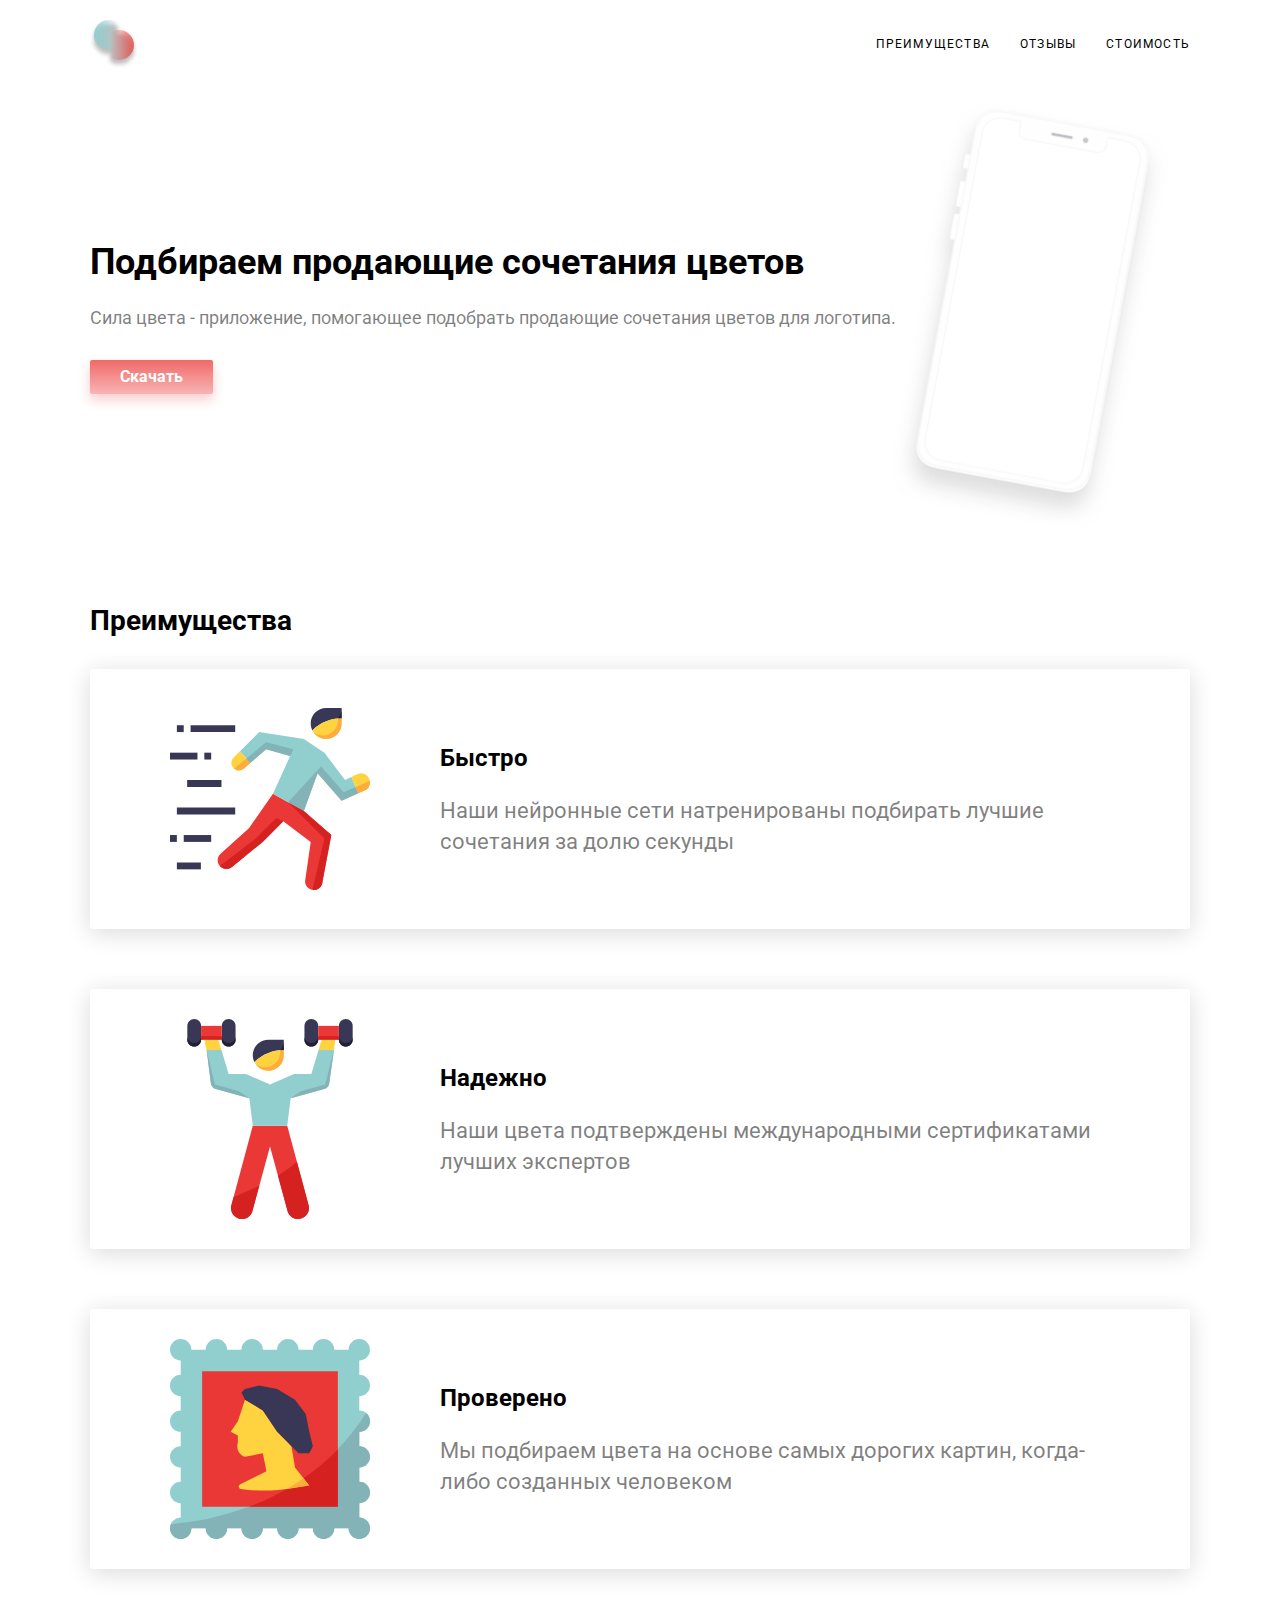
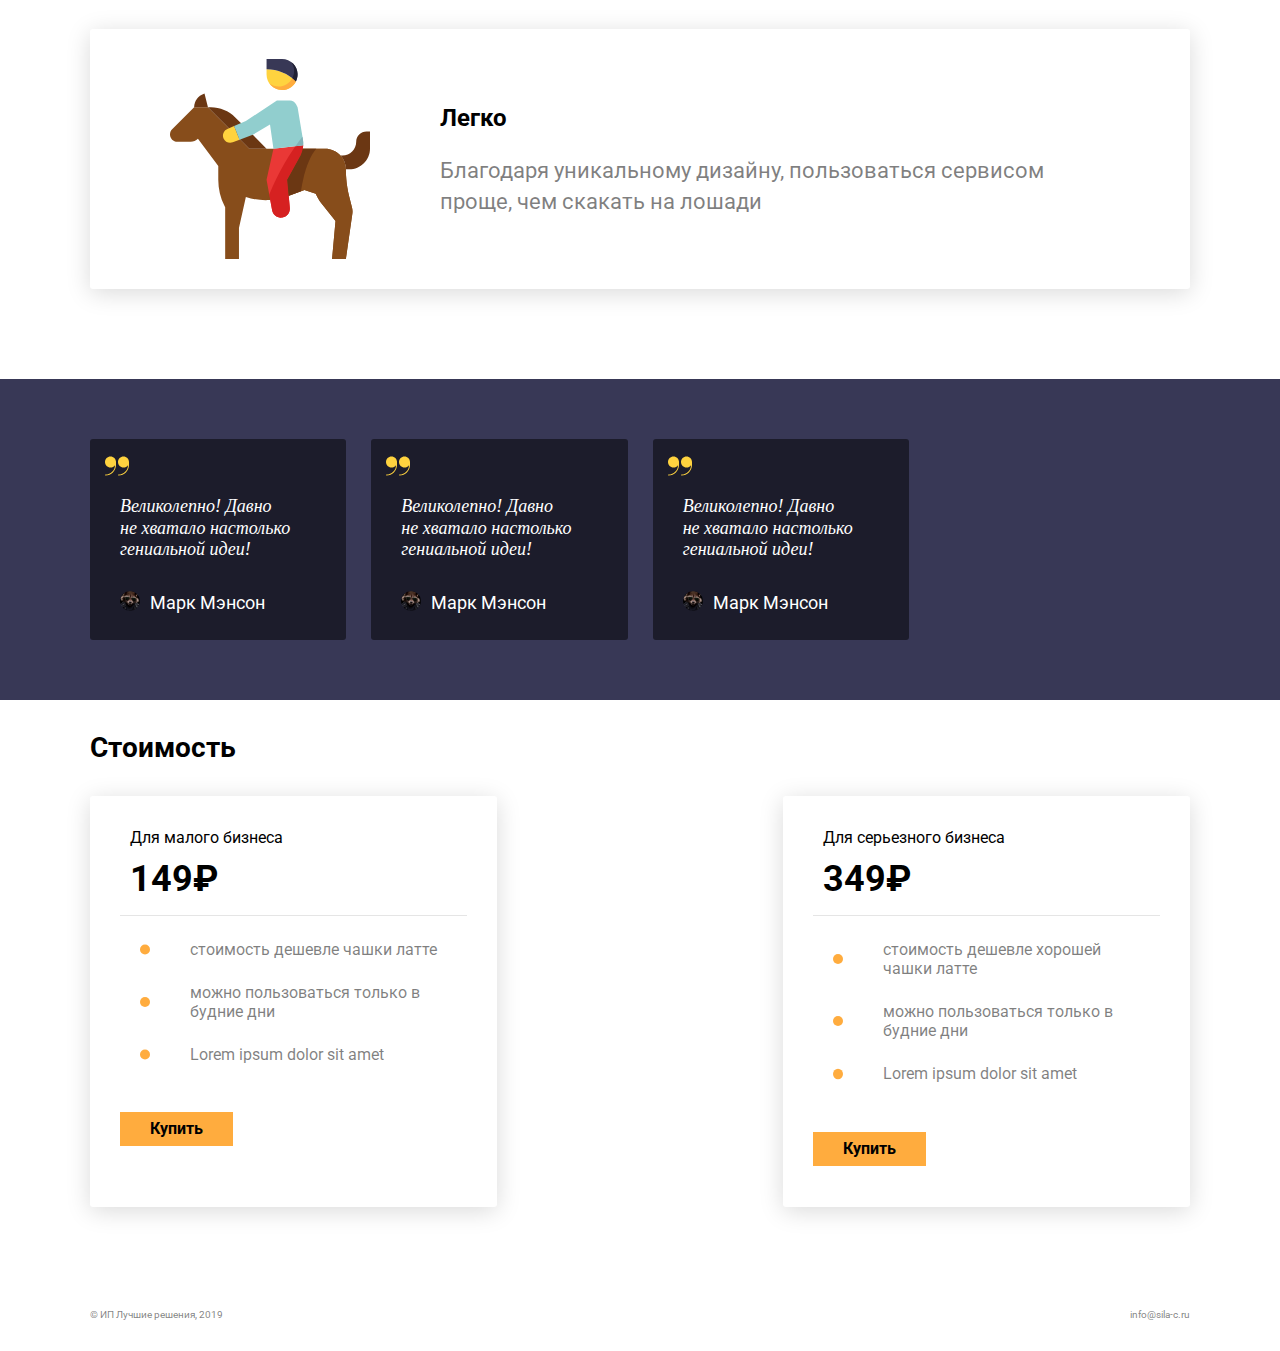
<file: index.html>
<!DOCTYPE html>
<html lang="ru" dir="ltr">
  <head>
    <meta charset="utf-8">
    <title></title>
    <link rel="stylesheet" href="styles/satyles.css">
    <meta name="viewport" content="width=device-width, initial-scale=1">
  </head>
  <body>
    <header>
      <img src="img/logo.svg" alt="logo">
      <img src="img/burger.svg" alt="main">
      <nav>
        <ul>
          <li>Преимущества</li>
          <li>Отзывы</li>
          <li>Стоимость</li>
        </ul>
      </nav>
    </header>
    <section class="header">
      <div class="text">
        <h1>Подбираем продающие сочетания цветов</h1>
        <p>Сила цвета - приложение, помогающее&nbsp;подобрать продающие сочетания&nbsp;цветов для логотипа.</p>
        <a href="#">Скачать</a>
      </div>
      <img src="img/iphone.svg" alt="iphone">
    </section>
    <section class="light first">
      <h2>Преимущества</h2>
      <div class="block">
        <div class="card_light">
          <img src="img/fast.svg" alt="pic">
          <div class="content">
            <h3>Быстро</h3>
            <p>Наши нейронные сети натренированы подбирать лучшие сочетания за долю секунды</p>
          </div>
        </div>
        <div class="card_light">
          <img src="img/relaible.svg" alt="pic">
          <div class="content">
            <h3>Надежно</h3>
            <p>Наши цвета подтверждены международными сертификатами лучших экспертов</p>
          </div>
        </div>
        <div class="card_light">
          <img src="img/women.svg" alt="pic">
          <div class="content">
            <h3>Проверено</h3>
            <p>Мы подбираем цвета на основе самых дорогих картин, когда-либо созданных человеком</p>
          </div>
        </div>
        <div class="card_light">
          <img src="img/horse.svg" alt="pic">
          <div class="content">
            <h3>Легко</h3>
            <p>Благодаря уникальному дизайну, пользоваться сервисом проще, чем скакать на лошади</p>
          </div>
        </div>
      </div>
    </section>
    <section class="dark">
      <h2>Отзывы</h2>
      <div class="block">
        <div class="card_dark">
          <img src="img/quote.svg" alt="kav">
          <p>Великолепно! Давно не хватало настолько гениальной идеи!</p>
          <div class="foot">
            <div class="pic">
            </div>
            <p class="name">Марк Мэнсон</p>
          </div>
        </div>
        <div class="card_dark">
          <img src="img/quote.svg" alt="kav">
          <p>Великолепно! Давно не хватало настолько гениальной идеи!</p>
          <div class="foot">
            <div class="pic">
            </div>
            <p class="name">Марк Мэнсон</p>
          </div>
        </div>
        <div class="card_dark">
          <img src="img/quote.svg" alt="kav">
          <p>Великолепно! Давно не хватало настолько гениальной идеи!</p>
          <div class="foot">
            <div class="pic">
            </div>
            <p class="name">Марк Мэнсон</p>
          </div>
        </div>
      </div>
      </section>
    <section class="light second">
      <h2>Стоимость</h2>
      <div class="block">
        <div class="card_light">
          <h4>Для малого бизнеса</h4>
          <p class="sale">149₽</p>
          <div class="line">
          </div>
          <div class="table">
            <img src="img/Ellipse.svg" alt="circle">
            <p>стоимость дешевле чашки латте</p>
          </div>
          <div class="table">
            <img src="img/Ellipse.svg" alt="circle">
            <p>можно пользоваться только в будние дни</p>
          </div>
          <div class="table">
            <img src="img/Ellipse.svg" alt="circle">
            <p>Lorem ipsum dolor sit amet</p>
          </div>
          <a href="#">Купить</a>
        </div>
        <div class="card_light">
          <h4>Для серьезного бизнеса</h4>
          <p class="sale">349₽</p>
          <div class="line">
          </div>
          <div class="table">
            <img src="img/Ellipse.svg" alt="circle">
            <p>стоимость дешевле хорошей чашки латте</p>
          </div>
          <div class="table">
            <img src="img/Ellipse.svg" alt="circle">
            <p>можно пользоваться только в будние дни</p>
          </div>
          <div class="table">
            <img src="img/Ellipse.svg" alt="circle">
            <p>Lorem ipsum dolor sit amet</p>
          </div>
          <a href="#">Купить</a>
        </div>
      </div>
    </section>
    <footer>
      <p>© ИП Лучшие решения, 2019</p>
      <p>info@sila-c.ru</p>
    </footer>
  </body>
</html>
</file>
<file: styles/satyles.css>
@import "reset.css";
@import "layout.css";
@import "fonts.css";
</file>
